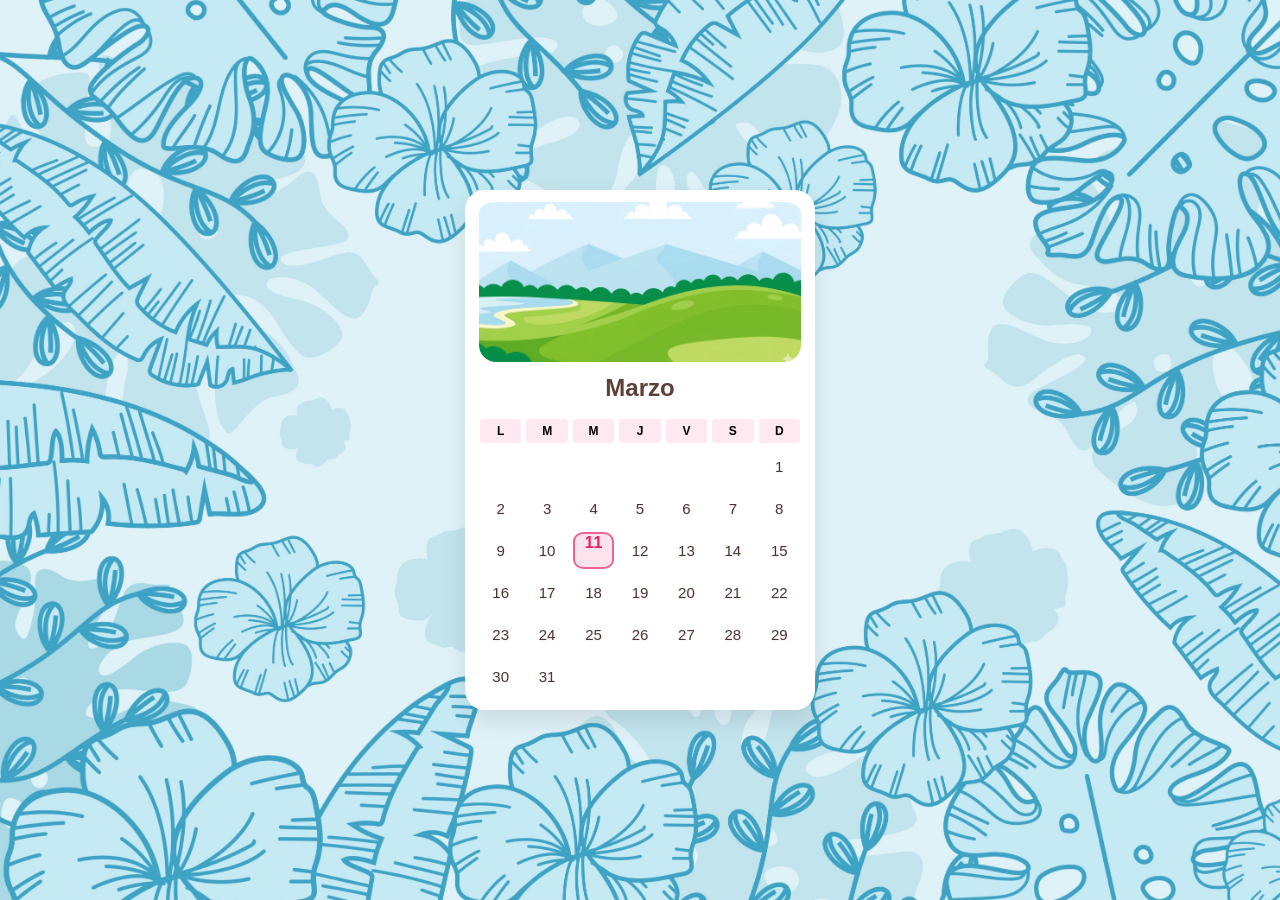
<file: index.html>
<!doctype html>
<html lang="es">
  <head>
    <meta charset="UTF-8" />
    <meta name="viewport" content="width=device-width, initial-scale=1.0" />
    <title>Te amo</title>
    <link rel="stylesheet" href="css/calendar.css" />
    <link
      href="https://fonts.googleapis.com/css2?family=Fredoka:wght@400;500&display=swap"
      rel="stylesheet"
    />
  </head>
  <body>
    <main class="calendar-card">
      <div class="calendar-image">
        <img src="img/paisaje.png" alt="Paisaje" />
      </div>

      <div class="calendar-content">
        <h2>Marzo</h2>

        <div class="calendar-grid">
          <div class="weekdays">L</div>
          <div class="weekdays">M</div>
          <div class="weekdays">M</div>
          <div class="weekdays">J</div>
          <div class="weekdays">V</div>
          <div class="weekdays">S</div>
          <div class="weekdays">D</div>

          <div class="day empty"></div>
          <div class="day empty"></div>
          <div class="day empty"></div>
          <div class="day empty"></div>
          <div class="day empty"></div>
          <div class="day empty"></div>
          <div class="day">1</div>

          <div class="day">2</div>
          <div class="day">3</div>
          <div class="day">4</div>
          <div class="day">5</div>
          <div class="day">6</div>
          <div class="day">7</div>
          <div class="day">8</div>

          <div class="day">9</div>
          <div class="day">10</div>
          <div class="special" id="btnMarzo11">11</div>

          <div class="day">12</div>
          <div class="day">13</div>
          <div class="day">14</div>
          <div class="day">15</div>
          <div class="day">16</div>
          <div class="day">17</div>
          <div class="day">18</div>
          <div class="day">19</div>
          <div class="day">20</div>
          <div class="day">21</div>
          <div class="day">22</div>
          <div class="day">23</div>
          <div class="day">24</div>
          <div class="day">25</div>
          <div class="day">26</div>
          <div class="day">27</div>
          <div class="day">28</div>
          <div class="day">29</div>
          <div class="day">30</div>
          <div class="day">31</div>
        </div>
      </div>
    </main>

    <script src="js/calendar.js"></script>
  </body>
</html>
</file>
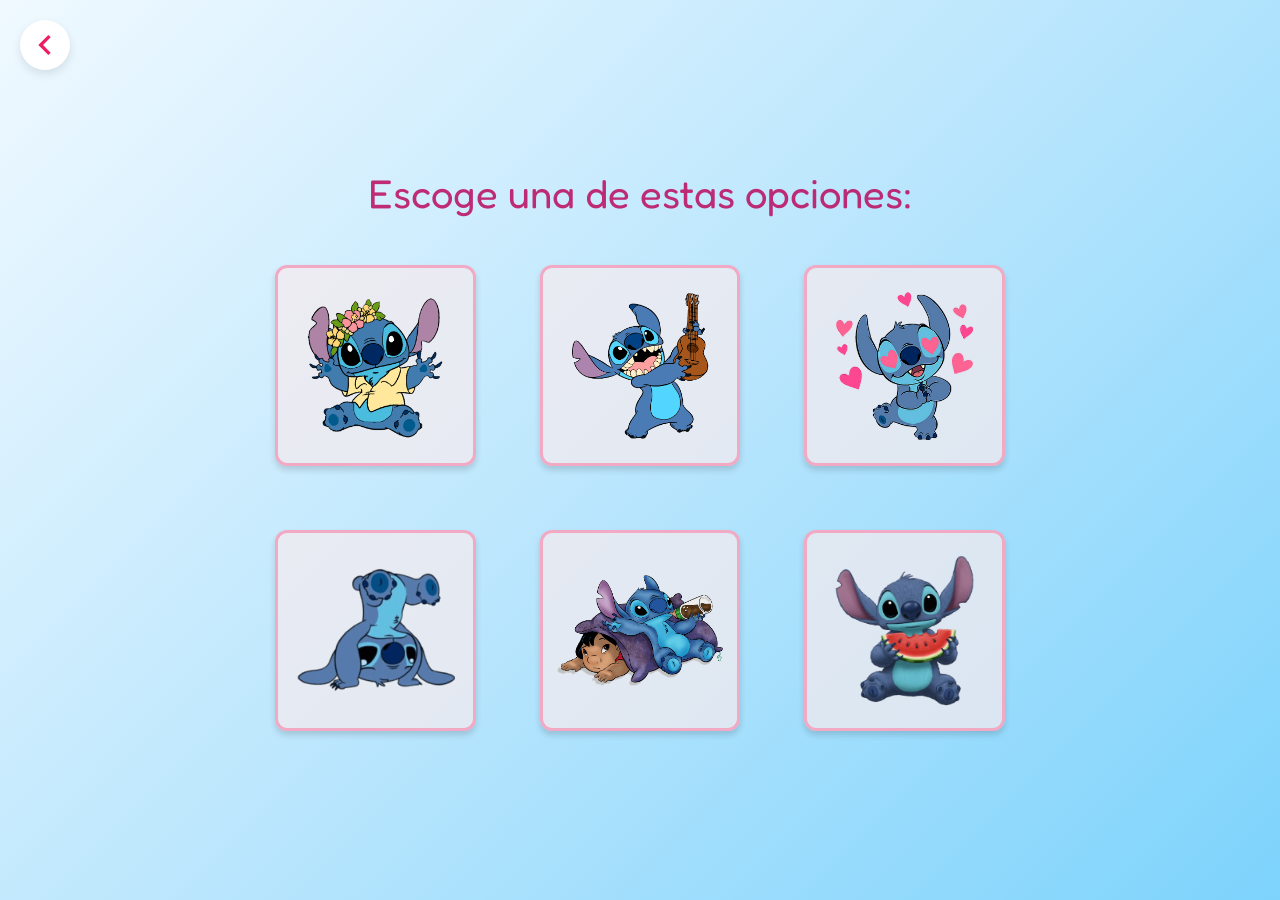
<file: cards.html>
<!doctype html>
<html lang="es">
  <head>
    <meta charset="UTF-8" />
    <meta name="viewport" content="width=device-width, initial-scale=1.0" />
    <title>Te amo</title>
    <link rel="stylesheet" href="css/styles.css" />
    <link
      href="https://fonts.googleapis.com/css2?family=Fredoka:wght@400;500&display=swap"
      rel="stylesheet"
    />
  </head>
  <body>
    <a href="javascript:history.back()" class="back-arrow" title="Volver">
      <svg viewBox="0 0 24 24" width="40" height="40">
        <path
          d="M15.41 7.41L14 6l-6 6 6 6 1.41-1.41L10.83 12z"
          fill="#e91e63"
        />
      </svg>
    </a>
    <main class="page-container">
      <header class="page-header">
        <h1>Escoge una de estas opciones:</h1>
      </header>

      <section class="options-container" id="optionsContainer">
        <a href="pictures.html">
          <button class="option-card" id="option1">
            <div class="option-content">
              <img
                src="img/stitch1.png"
                alt="Stitch"
                class="bear-img bear-pair"
              />
            </div>
          </button>
        </a>

        <a href="music.html">
          <button class="option-card" id="option2">
            <div class="option-content">
              <img
                src="img/stitch2.png"
                alt="Stitch"
                class="bear-img single-bear"
              />
            </div>
          </button>
        </a>

        <a href="contador.html">
          <button class="option-card" id="option3">
            <div class="option-content">
              <img
                src="img/stitch3.png"
                alt="Stitch"
                class="bear-img letter-bear"
              />
            </div>
          </button>
        </a>

        <a href="book.html">
          <button class="option-card" id="option4">
            <div class="option-content">
              <img
                src="img/stitch6.png"
                alt="Stitch"
                class="bear-img letter-bear"
              />
            </div>
          </button>
        </a>

        <a href="galery.html">
          <button class="option-card" id="option5">
            <div class="option-content">
              <img
                src="img/stitch4.png"
                alt="Stitch"
                class="bear-img letter-bear"
              />
            </div>
          </button>
        </a>

        <a href="carta.html">
          <button class="option-card" id="option6">
            <div class="option-content">
              <img
                src="img/stitch5.png"
                alt="Stitch"
                class="bear-img2 letter-bear"
              />
            </div>
          </button>
        </a>
      </section>

      <div id="selectionMessage" class="selection-message hidden"></div>
    </main>

    <script src="js/script.js"></script>
  </body>
</html>
</file>
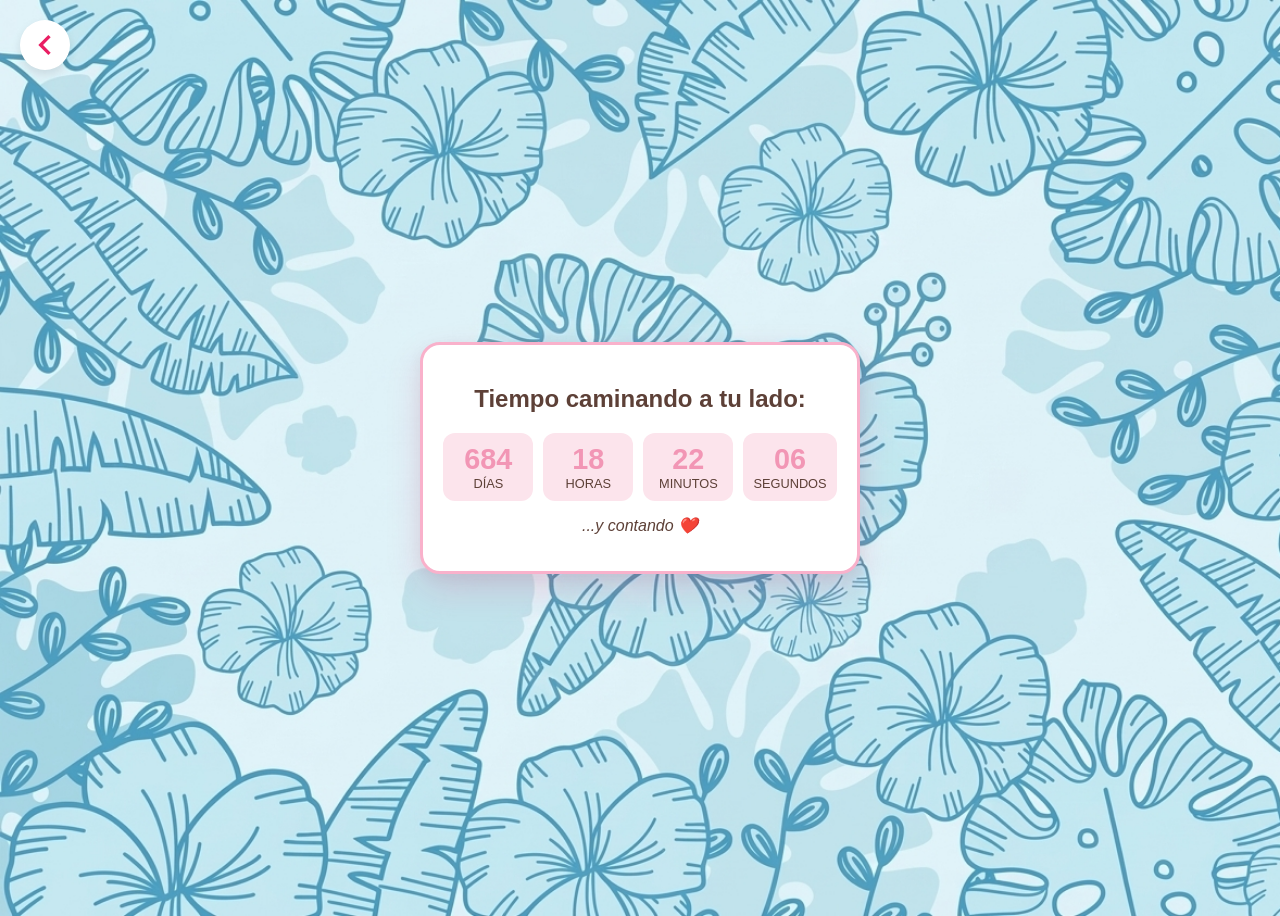
<file: contador.html>
<!doctype html>
<html lang="en">
  <head>
    <meta charset="UTF-8" />
    <meta name="viewport" content="width=device-width, initial-scale=1.0" />
    <title>Te amo</title>
    <link rel="stylesheet" href="css/contador.css" />
  </head>
  <body>
    <a href="javascript:history.back()" class="back-arrow" title="Volver">
      <svg viewBox="0 0 24 24" width="40" height="40">
        <path
          d="M15.41 7.41L14 6l-6 6 6 6 1.41-1.41L10.83 12z"
          fill="#e91e63"
        />
      </svg>
    </a>
    
    <div class="timer-section">
      <h2 class="timer-title">Tiempo caminando a tu lado:</h2>
      <div id="countdown" class="timer-container">
        <div class="time-box">
          <span id="days">00</span>
          <p>Días</p>
        </div>
        <div class="time-box">
          <span id="hours">00</span>
          <p>Horas</p>
        </div>
        <div class="time-box">
          <span id="minutes">00</span>
          <p>Minutos</p>
        </div>
        <div class="time-box">
          <span id="seconds">00</span>
          <p>Segundos</p>
        </div>
      </div>
      <p class="timer-footer">...y contando ❤️</p>
    </div>
    <script src="js/contador.js"></script>
  </body>
</html>
</file>
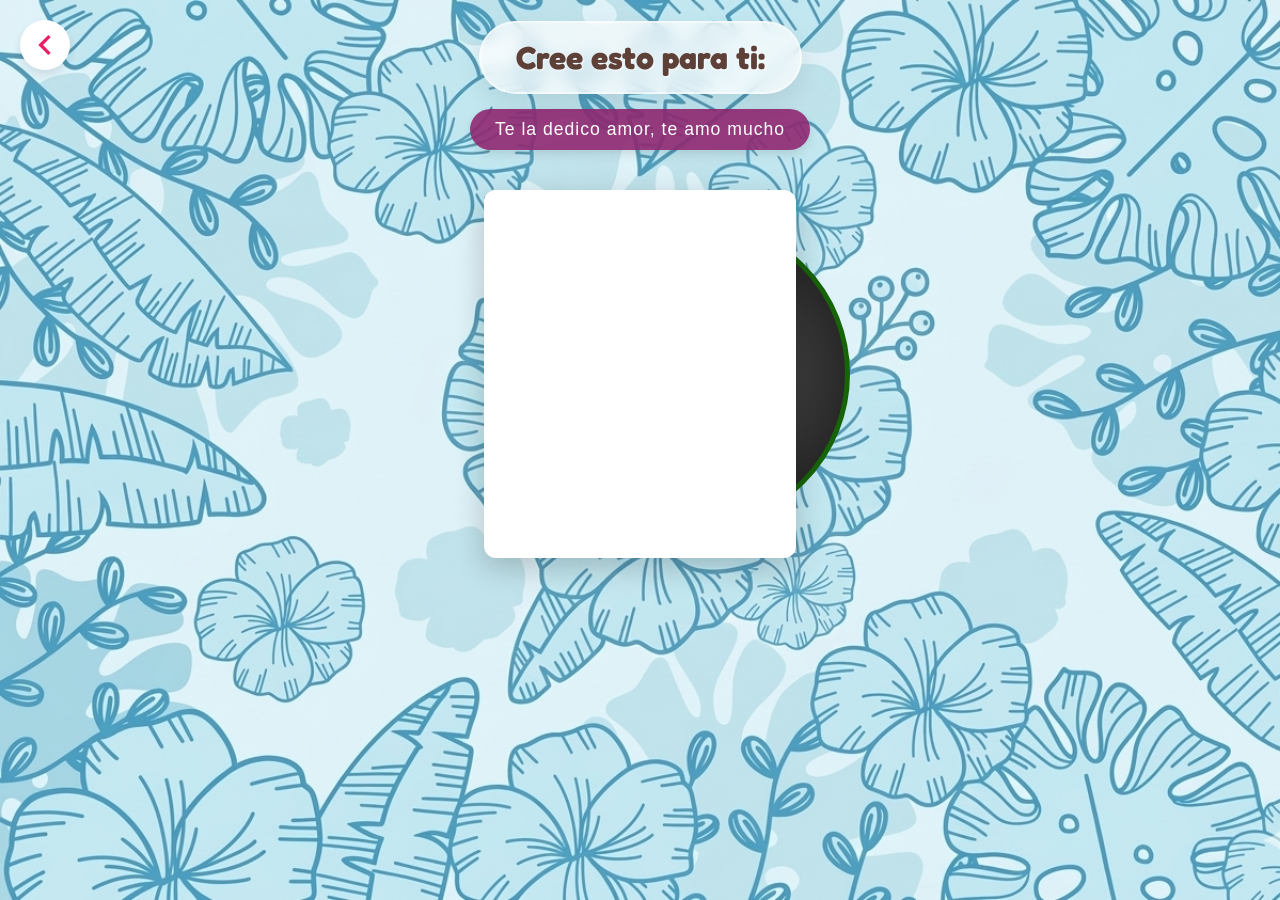
<file: music.html>
<!doctype html>
<html lang="es">
  <head>
    <meta charset="UTF-8" />
    <meta name="viewport" content="width=device-width, initial-scale=1.0" />
    <title>Te amo</title>
    <link rel="stylesheet" href="css/music.css" />
    <link
      href="https://fonts.googleapis.com/css2?family=Fredoka:wght@400;500;600&display=swap"
      rel="stylesheet"
    />
  </head>
  <body>
    <a href="javascript:history.back()" class="back-arrow" title="Volver">
      <svg viewBox="0 0 24 24" width="40" height="40">
        <path
          d="M15.41 7.41L14 6l-6 6 6 6 1.41-1.41L10.83 12z"
          fill="#e91e63"
        />
      </svg>
    </a>

    <div class="background">
      <header class="header-section">
        <h1 class="main-title">Cree esto para ti:</h1>
        <p class="subtitle">Te la dedico amor, te amo mucho</p>
      </header>

      <div class="music-container">
        <div class="vinyl-wrapper">
          <div class="vinyl-disk"></div>
          <div class="spotify-card">
            <iframe
              data-testid="embed-iframe"
              style="border-radius: 12px"
              src="https://open.spotify.com/embed/playlist/4r4qYdysaWBk0LRig588nY?utm_source=generator"
              width="100%"
              height="352"
              frameborder="0"
              allowfullscreen=""
              allow="
                autoplay;
                clipboard-write;
                encrypted-media;
                fullscreen;
                picture-in-picture;
              "
              loading="lazy"
            ></iframe>
          </div>
        </div>
      </div>
    </div>
    <div id="hearts-container"></div>
    <script src="js/music.js"></script>
  </body>
</html>
</file>
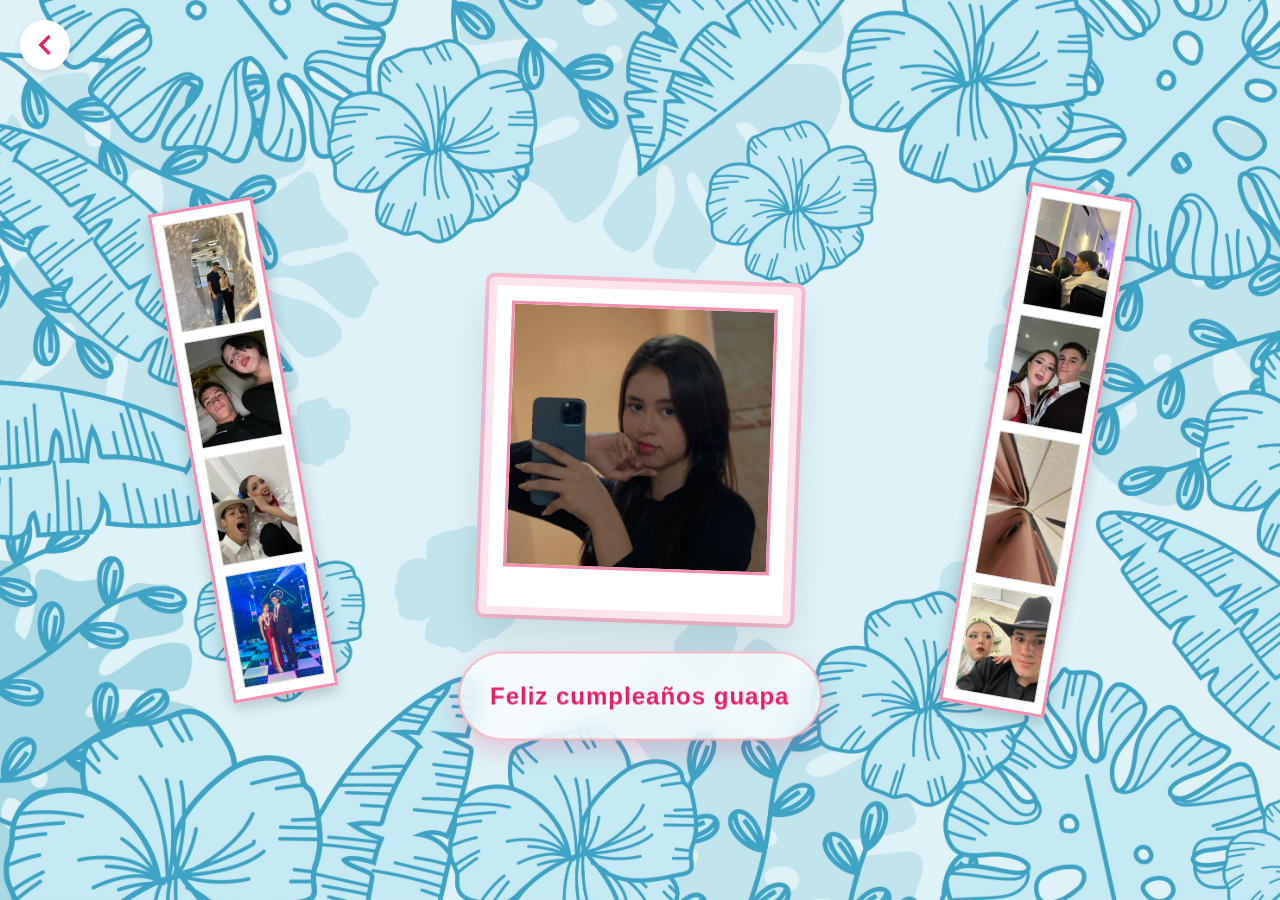
<file: pictures.html>
<!doctype html>
<html lang="es">
  <head>
    <meta charset="UTF-8" />
    <meta name="viewport" content="width=device-width, initial-scale=1.0" />
    <title>Te amo</title>
    <link rel="stylesheet" href="css/pictures.css" />
  </head>
  <body>
    <a href="javascript:history.back()" class="back-arrow" title="Volver">
      <svg viewBox="0 0 24 24" width="40" height="40">
        <path
          d="M15.41 7.41L14 6l-6 6 6 6 1.41-1.41L10.83 12z"
          fill="#e91e63"
        />
      </svg>
    </a>
    
    <div class="main-container">
      <div class="photo-strip left">
        <img src="img/almoria.jpg" alt="foto" />
        <img src="img/cumpleaños_graciela.jpg" alt="foto" />
        <img src="img/baile.jpg" alt="foto" />
        <img src="img/graduacion.jpg" alt="foto" />
      </div>

      <div class="frame-wrapper">
        <div class="decorative-frame">
          <div class="photo-container">
            <img src="img/individual.png" alt="Foto Central" />
          </div>
        </div>
      </div>

      <div class="div_mensaje">
        <p>Feliz cumpleaños guapa</p>
      </div>

      <div class="photo-strip right">
        <img src="img/casa_cultura.jpg" alt="foto" />
        <img src="img/graduacion_no_formal.jpg" alt="foto" />
        <img src="img/snap.jpg" alt="foto" />
        <img src="img/polideportivo.jpg" alt="foto" />
      </div>
    </div>

    <div id="imageModal" class="modal">
      <span class="close-modal">&times;</span>
      <img class="modal-content" id="imgFull" />
      <div id="caption"></div>
    </div>

    <script src="js/pictures.js"></script>
  </body>
</html>
</file>
<file: css/calendar.css>
body {
  background-image: url("../img/5355876.jpg");
  background-size: cover;
  display: flex;
  flex-direction: column;
  justify-content: center;
  align-items: center;
  min-height: 100vh;
  margin: 0;
  font-family: "Arial Rounded MT Bold", sans-serif;
}

/* La tarjeta blanca */
.calendar-card {
  background: white;
  border-radius: 20px;
  width: 95%;
  max-width: 350px;
  margin: 20px auto;
  overflow: hidden;
  box-shadow: 0 10px 25px rgba(0, 0, 0, 0.1);
  text-align: center;
}

/* La imagen superior */
.calendar-image img {
  width: 92%;
  height: 160px;
  object-fit: cover;
  border-radius: 23px;
  padding: 6px;
  padding-top: 12px;
}

.calendar-content h2 {
  color: #5d4037;
  margin: 2px 0;
}

/* Los encabezados L M M J V S D */
.weekdays {
  display: grid;
  /* grid-template-columns: repeat(7, 1fr); */
  background: #ffe0eab4;
  padding: 5px 0;
  font-size: 12px;
  font-weight: bold;
  border-radius: 10%;
  text-shadow: 0.5px 0.5px 0px rgba(0, 0, 0, 0.05);
}

/* La cuadrícula de números */
.calendar-grid {
  display: grid;
  grid-template-columns: repeat(7, 1fr);
  padding: 15px;
  gap: 5px;
}

.day {
  padding: 10px 0;
  font-size: 15px;
  color: #4e342e; /* Un tono café más suave y definido */
  text-shadow: 0.5px 0.5px 0px rgba(0, 0, 0, 0.05);
  border-radius: 10px;
  transition: all 0.3s ease;
  display: flex;
  justify-content: center;
}

/* Efecto para los días que no están vacíos */
.day:not(.empty):not(.special):hover {
  background-color: #fff0f3;
  color: #d81b60;
  box-shadow: 0 4px 10px rgba(240, 98, 146, 0.15);
  transform: translateY(-2px);
  cursor: pointer;
}

/* Estilo para el día 11 */
.special {
  background-color: #fce4ec;
  border: 2px solid #f06292;
  border-radius: 25%;
  color: #e91e63;
  font-weight: bold;
  cursor: pointer;
  transition: 0.3s;
}

.special:hover {
  background-color: #f06291f3;
  color: white;
}

.hint {
  margin-top: 15px;
  background: white;
  padding: 5px 15px;
  border-radius: 5px;
  font-size: 14px;
}

@media (max-width: 480px) {
    .calendar-image img {
        height: 120px;
    }
    .day, .weekdays {
        font-size: 12px;
        padding: 8px 0;
    }
    .calendar-content h2 {
        font-size: 1.5rem;
    }
}
</file>
<file: css/styles.css>
:root {
    --card-pink-border: #f1a9c4; /* Borde de tarjeta */
}

* {
    margin: 0;
    padding: 0;
    box-sizing: border-box;
    font-family: 'Fredoka', 'Comic Sans MS', cursive, sans-serif;
}

body, html {
    height: 100%;
    width: 100%;
    overflow-x: hidden;
    background: linear-gradient(135deg, #f0f9ff 0%, #bae6fd 50%, #7dd3fc 100%);
    background-attachment: fixed;
}


/* --- Fondo de Corazones (Recreación fiel) --- */
.page-container {
    min-height: 100vh;
    width: 100%;
    display: flex;
    flex-direction: column;
    align-items: center;
    justify-content: center;
    padding: 2rem;
}

/* --- Encabezado --- */
.page-header {
    text-align: center;
    margin-bottom: 3rem;
}

.page-header h1 {
    color: #bb065bd6;
    font-size: 40px;
    font-weight: 400;
}

/* --- Contenedor de Opciones --- */
.options-container {
    display: grid;
    grid-template-columns: repeat(3, 1fr); /* 3 columnas de igual ancho */
    gap: 4rem;
    width: 60%;
    max-width: 900px; /* Ancho máximo para el diseño */
}

/* --- Tarjetas de Opción (Los botones interactivos) --- */
.option-card {
    aspect-ratio: 1 / 1; /* Mantener forma cuadrada */
    background-color: #f7ebeeb4;
    border: 3px solid var(--card-pink-border);
    border-radius: 12px;
    padding: 5px;
    display: flex;
    justify-content: center;
    align-items: center;
    position: relative;
    cursor: pointer;
    overflow: hidden; /* Para recortar el corazón grande */
    
    /* Sutil sombra para dar profundidad */
    box-shadow: 0 4px 6px rgba(0, 0, 0, 0.15);
    
    /* Transiciones suaves para hover y active */
    transition: transform 0.2s ease, box-shadow 0.2s ease, border-color 0.2s ease;
}

/* Efectos de Hover (al pasar el ratón) */
.option-card:hover {
    transform: scale(1.03); /* Un pequeño aumento */
    box-shadow: 0 6px 10px rgba(0, 0, 0, 0.15);
}

/* Efectos de Active (al pulsar) */
.option-card:active {
    transform: scale(0.98); /* Pequeña compresión */
    box-shadow: 0 2px 4px rgba(0, 0, 0, 0.1);
}

/* Tarjeta seleccionada con Javascript */
.option-card.selected {
    border-color: #e91e63; /* Borde más intenso cuando está seleccionado */
    border-width: 5px;
}

.option-content {
    width: 100%;
    height: 100%;
    display: flex;
    justify-content: center;
    align-items: center;
    position: relative;
    z-index: 10; /* Mantener por encima de fondos */
}

/* --- Imágenes de los Osos --- */
.bear-img {
    max-height: 80%; /* Ajuste para que no toquen el borde */
    max-width: 90%;
    height: auto;
    object-fit: contain;
    object-position: center bottom; /* Alinear hacia abajo para que parezcan estar "parados" */
}

.bear-img2 {
    max-height: 100%; /* Ajuste para que no toquen el borde */
    max-width: 400%;
    height: auto;
    object-fit: contain;
    object-position: center bottom; /* Alinear hacia abajo para que parezcan estar "parados" */
}

/* Marcador de posición para si no hay imágenes */
.placeholder-bear {
    width: 80%;
    height: 80%;
    background-color: #eee;
    display: flex;
    justify-content: center;
    align-items: center;
    border-radius: 50%;
    color: #999;
}

/* --- Mensaje de Selección --- */
.selection-message {
    margin-top: 2rem;
    padding: 1rem 2rem;
    background-color: white;
    border-radius: 8px;
    color: var(--main-brown);
    font-size: 1.2rem;
    border: 2px solid var(--card-pink-border);
}

.hidden {
    display: none;
}

.back-arrow {
    position: fixed;
    top: 20px;
    left: 20px; /* Cambia 'right' por 'left' si la prefieres al otro lado */
    z-index: 1000;
    background: white;
    border-radius: 50%;
    width: 50px;
    height: 50px;
    display: flex;
    justify-content: center;
    align-items: center;
    box-shadow: 0 4px 10px rgba(0,0,0,0.1);
    transition: transform 0.2s, background-color 0.2s;
    text-decoration: none;
}

.back-arrow:hover {
    transform: scale(1.1);
    background-color: #fcd7e3;
}

.back-arrow svg {
    display: block;
}

/* --- Media Queries (Responsividad para móviles) --- */
@media (max-width: 768px) {
    .options-container {
        grid-template-columns: 1fr; /* Una columna para móviles */
        gap: 1.5rem;
        max-width: 300px;
    }
    
    .page-header h1 {
        font-size: 1.8rem;
    }
}
</file>
<file: css/contador.css>
body {
    background-image: url("../img/fondo2.png");
    background-size: cover;
    display: flex;
    justify-content: center;
    align-items: center;
    min-height: 100vh;
}

.timer-section {
    background: white;
    padding: 20px;
    border-radius: 20px;
    border: 3px solid #f9b1cb;
    text-align: center;
    max-width: 500px;
    margin: 0;
    box-shadow: 0 15px 35px rgba(233, 30, 99, 0.15), 0 5px 15px rgba(0, 0, 0, 0.05);
    transition: transform 0.3s ease, box-shadow 0.3s ease;
}

.timer-section:hover {
    transform: translateY(-5px);
    box-shadow: 0 20px 45px rgba(233, 30, 99, 0.2), 0 10px 20px rgba(0, 0, 0, 0.08);
}

.timer-title {
    color: #5d4037;
    font-family: 'Fredoka', sans-serif;
    margin-bottom: 20px;
}

.timer-container {
    display: flex;
    justify-content: center;
    gap: 10px;
    flex-wrap: wrap;
}

.time-box {
    background: #fce4ec;
    padding: 10px;
    border-radius: 12px;
    min-width: 70px;
}

.time-box span {
    display: block;
    font-size: 1.8rem;
    font-weight: bold;
    color: #f296b5;
    font-family: 'Fredoka', sans-serif;
}

.time-box p {
    margin: 0;
    font-size: 0.8rem;
    color: #5d4037;
    text-transform: uppercase;
    font-family: 'Fredoka', sans-serif;
}

.timer-footer {
    margin-top: 15px;
    color: #5d4037;
    font-style: italic;
    font-family: 'Fredoka', sans-serif;
}

.back-arrow {
    position: fixed;
    top: 20px;
    left: 20px; /* Cambia 'right' por 'left' si la prefieres al otro lado */
    z-index: 1000;
    background: white;
    border-radius: 50%;
    width: 50px;
    height: 50px;
    display: flex;
    justify-content: center;
    align-items: center;
    box-shadow: 0 4px 10px rgba(0,0,0,0.1);
    transition: transform 0.2s, background-color 0.2s;
    text-decoration: none;
}

.back-arrow:hover {
    transform: scale(1.1);
    background-color: #fcd7e3;
}

.back-arrow svg {
    display: block;
}
</file>
<file: css/music.css>
body, html {
    margin: 0;
    padding: 0;
    height: 100%;
    font-family: 'Arial Rounded MT Bold', sans-serif;
}

.background {
    background-image: url("../img/fondo2.png");
    background-size: cover;
    min-height: 100vh;
    display: flex;
    flex-direction: column;
    align-items: center;
    justify-items: center;
    text-align: center;
}

/* --- Encabezado con más vida --- */
.header-section {
    animation: floatHeader 4s ease-in-out infinite;
    z-index: 10;
}

.main-title {
    background: rgba(255, 255, 255, 0.7); /* Glassmorphism */
    backdrop-filter: blur(8px);
    padding: 15px 35px;
    color: #5d4037;
    font-size: 2.0rem;
    display: inline-block;
    margin-bottom: 15px;
    border-radius: 50px; /* Bordes más redondeados */
    box-shadow: 0 10px 25px rgba(0,0,0,0.08);
    border: 2px solid rgba(255, 255, 255, 0.5);
    font-family: 'Fredoka', cursive;
    text-shadow: 1px 1px 2px rgba(255, 255, 255, 0.8);
}

.subtitle {
    color: white; /* Mejor contraste sobre fondo oscuro */
    font-size: 1.1rem;
    margin: 0 auto 40px auto;
    font-weight: 500;
    padding: 10px 25px;
    width: fit-content;
    max-width: 90%;
    letter-spacing: 1px;
    background-color: #8f2872e6;
    border-radius: 70px;
    box-shadow: 0 4px 10px rgba(0,0,0,0.1);
}

/* --- Efecto Vinilo --- */
.music-container {
    position: relative;
    width: 400px; /* Ajusta según el ancho del iframe de Spotify */
}

.vinyl-wrapper {
    position: relative;
    display: flex;
    align-items: center;
    justify-content: center;
}

.vinyl-disk {
    position: absolute;
    right: -10px; /* Sale por detrás */
    width: 300px;
    height: 300px;
    background: radial-gradient(circle, #4b4949 30%, #111 100%);
    border-radius: 50%;
    border: 5px solid #176307;
    z-index: 1;
    /* Animación de rotación */
    animation: rotateVinyl 2s linear infinite;
}

/* El reproductor de Spotify actúa como la portada */
.spotify-card {
    position: relative;
    z-index: 2;
    background: white;
    padding: 6px;
    box-shadow: 0 10px 30px rgba(0,0,0,0.2);
    border-radius: 12px;
}

@keyframes rotateVinyl {
    from { transform: rotate(0deg); }
    to { transform: rotate(360deg); }
}

/* Estilo de los corazones individuales */
.floating-heart {
    position: fixed;
    font-size: 24px;
    color: #f06292; /* Rosa intenso */
    user-select: none;
    pointer-events: none; /* Para que no interfieran con los clics */
    z-index: 1000;
    animation: floatUp 2s ease-out forwards;
}

/* Animación: Subir, balancearse y desvanecerse */
@keyframes floatUp {
    0% {
        transform: translateY(0) scale(1) rotate(0deg);
        opacity: 1;
    }
    100% {
        transform: translateY(-200px) scale(1.5) rotate(20deg);
        opacity: 0;
    }
}

.back-arrow {
    position: fixed;
    top: 20px;
    left: 20px; /* Cambia 'right' por 'left' si la prefieres al otro lado */
    z-index: 1000;
    background: white;
    border-radius: 50%;
    width: 50px;
    height: 50px;
    display: flex;
    justify-content: center;
    align-items: center;
    box-shadow: 0 4px 10px rgba(0,0,0,0.1);
    transition: transform 0.2s, background-color 0.2s;
    text-decoration: none;
}

.back-arrow:hover {
    transform: scale(1.1);
    background-color: #fcd7e3;
}

.back-arrow svg {
    display: block;
}
</file>
<file: css/pictures.css>
body {
    margin: 0;
    padding: 0;
    min-height: 100vh;
    background-attachment: fixed;
    display: flex;
    justify-content: center;
    align-items: center;
    font-family: 'Fredoka', 'Arial Rounded MT Bold', sans-serif;
    overflow-x: hidden;
    background-image: url("../img/5355876.jpg");
    background-size: cover;
}

@keyframes moveStripes {
    from { background-position: 0 0, 0 0; }
    to { background-position: 0 0, 40px 40px; }
}

.main-container {
    position: relative;
    width: 90%;
    max-width: 1000px;
    height: 600px;
    display: flex;
    justify-content: center;
    align-items: center;
}

/* Tiras de fotos laterales */
.photo-strip {
    position: absolute;
    width: 8%;
    height: auto;
    display: flex;
    flex-direction: column;
    gap: 10px;
    background: white;
    padding: 10px;
    box-shadow: 0 5px 15px rgba(0,0,0,0.2);
    z-index: 5;
    border: 3px solid #f48fb1;
}

.photo-strip img {
    width: 100%;
    height: 100%;
    object-fit: cover;
    border: 1px solid #ddd;
    transition: transform 0.3s ease-out, box-shadow 0.3s ease-out;
    cursor: pointer;
}

.photo-strip img:hover {
    /* 1. Agrandar ligeramente (10%) */
    transform: scale(1.1);
    
    /* 2. Añadir una sombra más pronunciada para "levantar" la foto */
    box-shadow: 0 10px 20px rgba(0,0,0,0.3);
    
    /* 3. Asegurar que la foto agrandada esté por encima de las otras fotos de la tira */
    z-index: 20;
    position: relative; /* Necesario para que funcione el z-index */
}

/* --- Posicionamiento y Rotación de las tiras --- */
.left { 
    left: 50px; 
    transform: rotate(-10deg); 
}

.right { 
    right: 50px; 
    transform: rotate(10deg); 
}

/* Contenedor del Marco Central */
.frame-wrapper {
    position: relative;
    z-index: 10;
    perspective: 1000px;
}

.decorative-frame {
    background: white;
    padding: 15px 15px 40px 15px; /* Estilo Polaroid */
    border: 8px solid #fce4ec; /* Rosa muy claro */
    border-radius: 5px;
    box-shadow: 
        0 20px 40px rgba(0,0,0,0.1),
        0 0 0 4px #f8bbd0; /* Borde doble rosa */
    transform: rotate(2deg);
    transition: transform 0.5s cubic-bezier(0.175, 0.885, 0.32, 1.275);
    cursor: pointer;
    position: relative;
}

.decorative-frame:hover {
    transform: rotate(0deg) scale(1.05);
}

.photo-container {
    width: 260px;
    height: 260px;
    overflow: hidden;
    border: 3px solid #f48fb1;
    display: flex;
    justify-content: center;
    align-items: center;
    background: #fdf2f5;
}

.photo-container img {
    width: 100%;
    height: 100%;
    object-fit: cover;
}

.back-arrow {
    position: fixed;
    top: 20px;
    left: 20px; /* Cambia 'right' por 'left' si la prefieres al otro lado */
    z-index: 1000;
    background: white;
    border-radius: 50%;
    width: 50px;
    height: 50px;
    display: flex;
    justify-content: center;
    align-items: center;
    box-shadow: 0 4px 10px rgba(0,0,0,0.1);
    transition: transform 0.2s, background-color 0.2s;
    text-decoration: none;
}

.back-arrow:hover {
    transform: scale(1.1);
    background-color: #fcd7e3;
}

.back-arrow svg {
    display: block;
}

/* Estilo del fondo del modal */
.modal {
    display: none; /* Oculto por defecto */
    position: fixed;
    z-index: 2000; /* Por encima de la flecha y mensajes */
    padding-top: 50px;
    left: 0;
    top: 0;
    width: 100%;
    height: 100%;
    background-color: rgba(0, 0, 0, 0.9); /* Fondo negro translúcido */
    cursor: zoom-out;
}

/* Imagen dentro del modal */
.modal-content {
    margin: auto;
    display: block;
    max-width: 80%;
    max-height: 80vh;
    border: 5px solid white;
    border-radius: 10px;
    animation: zoomAnim 0.3s ease;
}

/* Animación de entrada */
@keyframes zoomAnim {
    from { transform: scale(0); }
    to { transform: scale(1); }
}

/* Botón de cerrar */
.close-modal {
    position: absolute;
    top: 20px;
    right: 35px;
    color: white;
    font-size: 40px;
    font-weight: bold;
    cursor: pointer;
}

.close-modal:hover { color: #f9b1cb; }

.div_mensaje {
    position: absolute;
    top: 91%;
    left: 50%;
    transform: translate(-50%, -50%);
    z-index: 1000;
    width: 300px;
    height: 75px;
    
    font-size: 24px;
    font-weight: 600;
    color: #e91e63;
    letter-spacing: 1px;
    
    background: rgba(255, 255, 255, 0.7);
    backdrop-filter: blur(10px);
    -webkit-backdrop-filter: blur(10px);
    padding: 5px 30px;
    border-radius: 50px;
    border: 2px solid rgba(254, 122, 142, 0.5);
    
    box-shadow: 0 10px 25px rgba(233, 30, 99, 0.2);
    text-shadow: 1px 1px 2px rgba(255, 255, 255, 0.8);
    
    animation: floatMessage 3s ease-in-out infinite;
    white-space: nowrap;
}

@keyframes floatMessage {
    0%, 100% { transform: translate(-50%, -50%); }
    50% { transform: translate(-50%, -60%); }
}

@media (max-width: 768px) {
    body {
        align-items: flex-start;
        padding: 80px 10px 40px 10px;
        overflow-y: auto;
        display: block;
    }

    .main-container {
        display: flex;
        flex-direction: column;
        width: 100%;
        height: auto;
        gap: 30px;
        position: static;
    }

    .photo-strip.left { 
        order: 1; 
        position: relative; 
        left: auto; 
        transform: none; 
        width: 100%; 
    }

    .frame-wrapper { 
        order: 2; 
        position: relative; 
        margin: 0 auto; 
    }

    .photo-strip.right { 
        order: 3; 
        position: relative; 
        right: auto; 
        transform: none; 
        width: 100%; 
    }

    .div_mensaje {
        order: 4;
        position: relative;
        top: 100%;
        left: 35%;
        transform: translateX(-50%);
        margin: 50px;
        width: fit-content;
        max-width: 90%;
        height: auto;
        padding: 10px 25px;
        font-size: 16px;
        text-align: center;
        background: white;
        border: 2px solid #f48fb1;
        border-radius: 30px;
        box-shadow: 0 5px 15px rgba(233, 30, 99, 0.1);
        z-index: 100;
    }

    .photo-strip {
        display: flex;
        flex-direction: row; /* Horizontal */
        justify-content: space-between;
        padding: 8px;
        gap: 8px;
        background: white;
        border: 2px solid #f48fb1;
        box-shadow: 0 4px 10px rgba(0,0,0,0.1);
        width: 100%;
        box-sizing: border-box;
    }

    .photo-strip img {
        width: 23%; /* Suficientemente pequeño para que quepan las 4 */
        aspect-ratio: 1/1;
        height: auto;
        flex-shrink: 0;
        object-fit: cover;
        border: 1px solid #eee;
    }

    .photo-container {
        width: 280px;
        height: 280px;
    }

    .decorative-frame {
        transform: none;
        padding: 10px 10px 40px 10px;
        width: fit-content;
        margin: 0 auto;
    }
}
</file>
